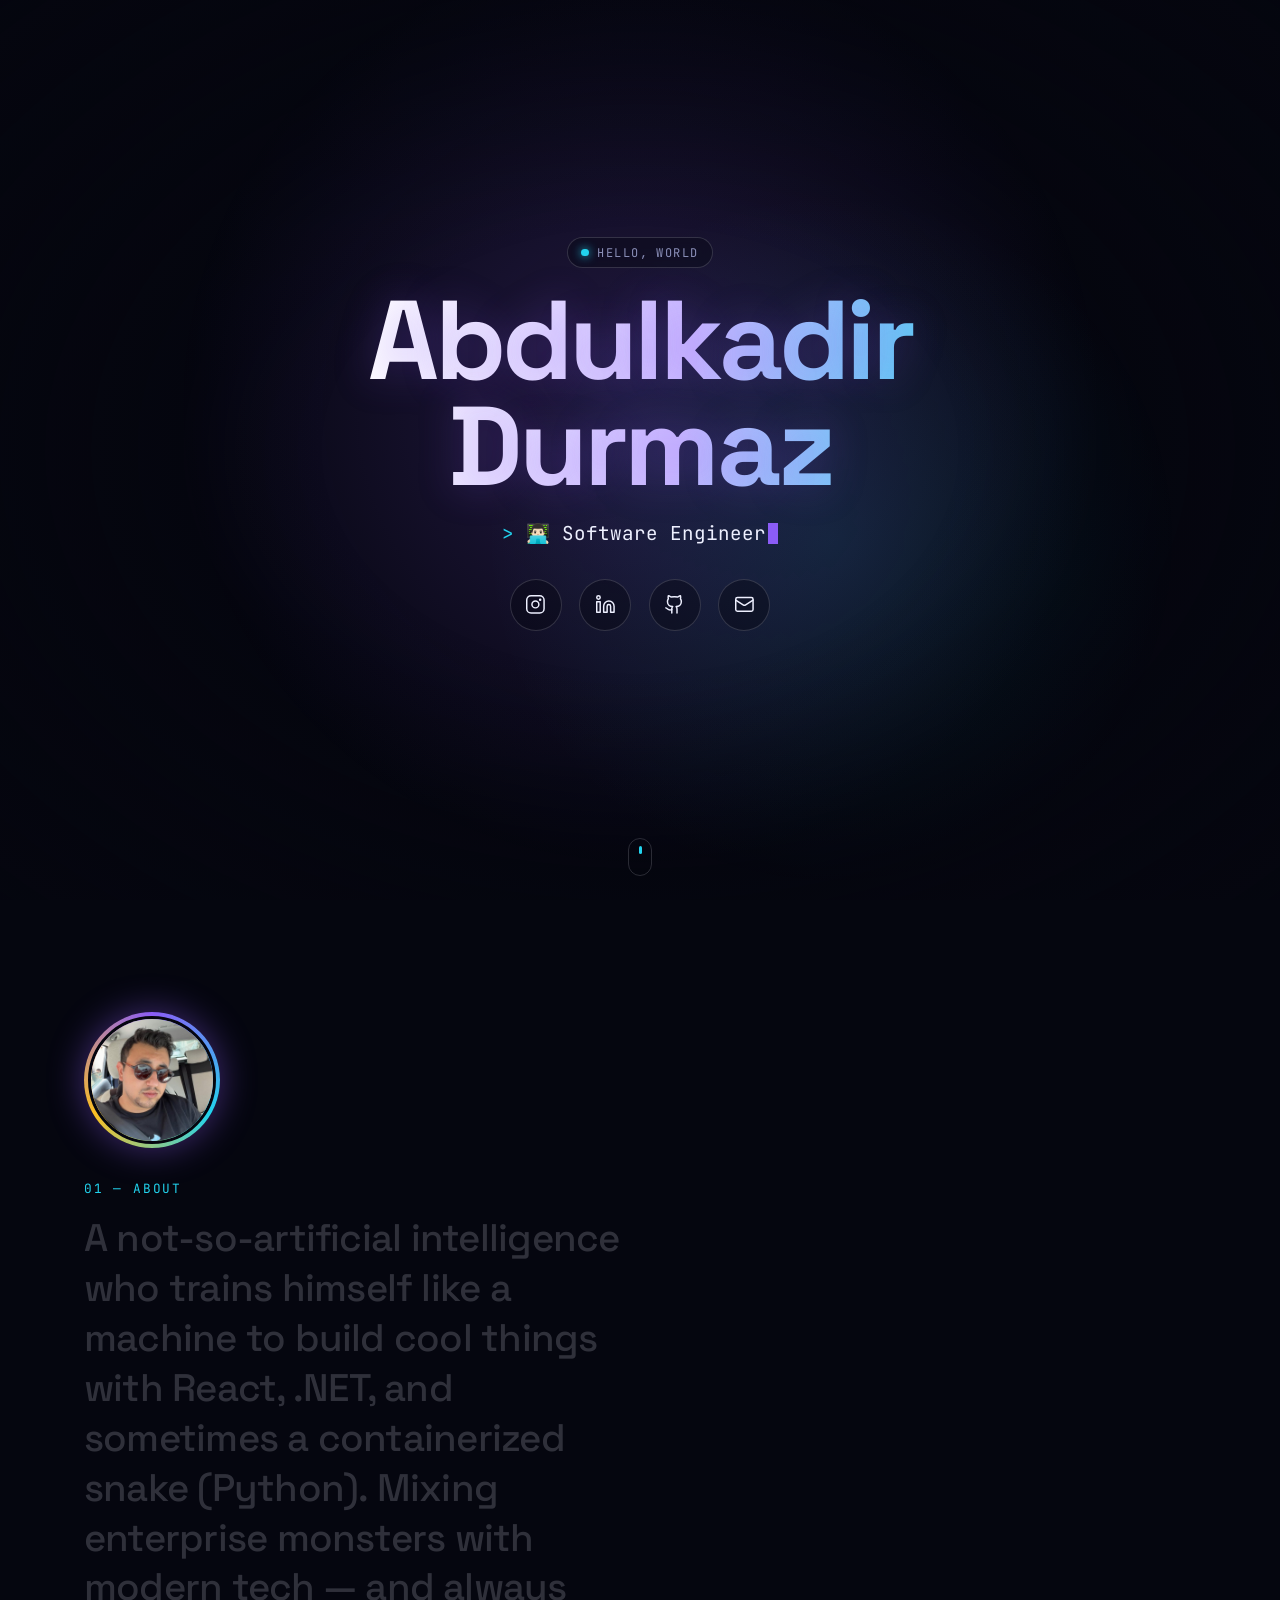
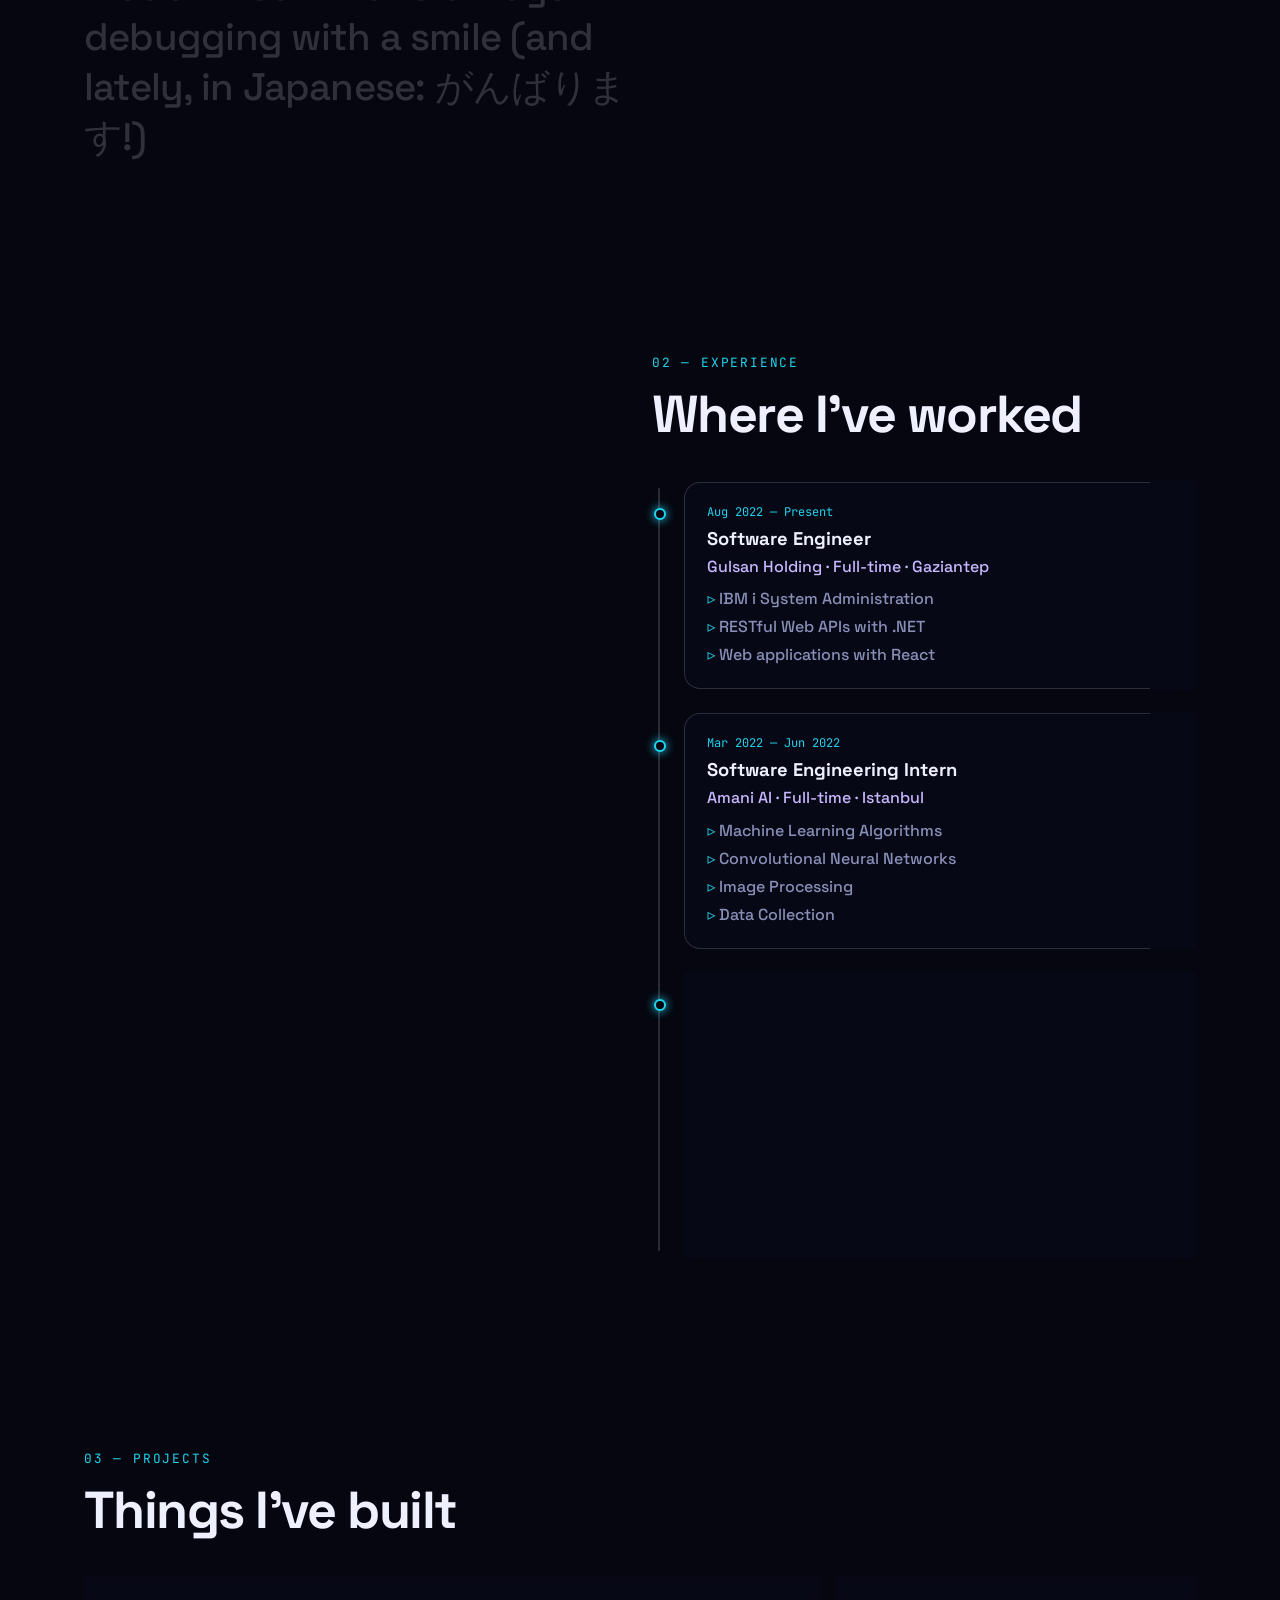
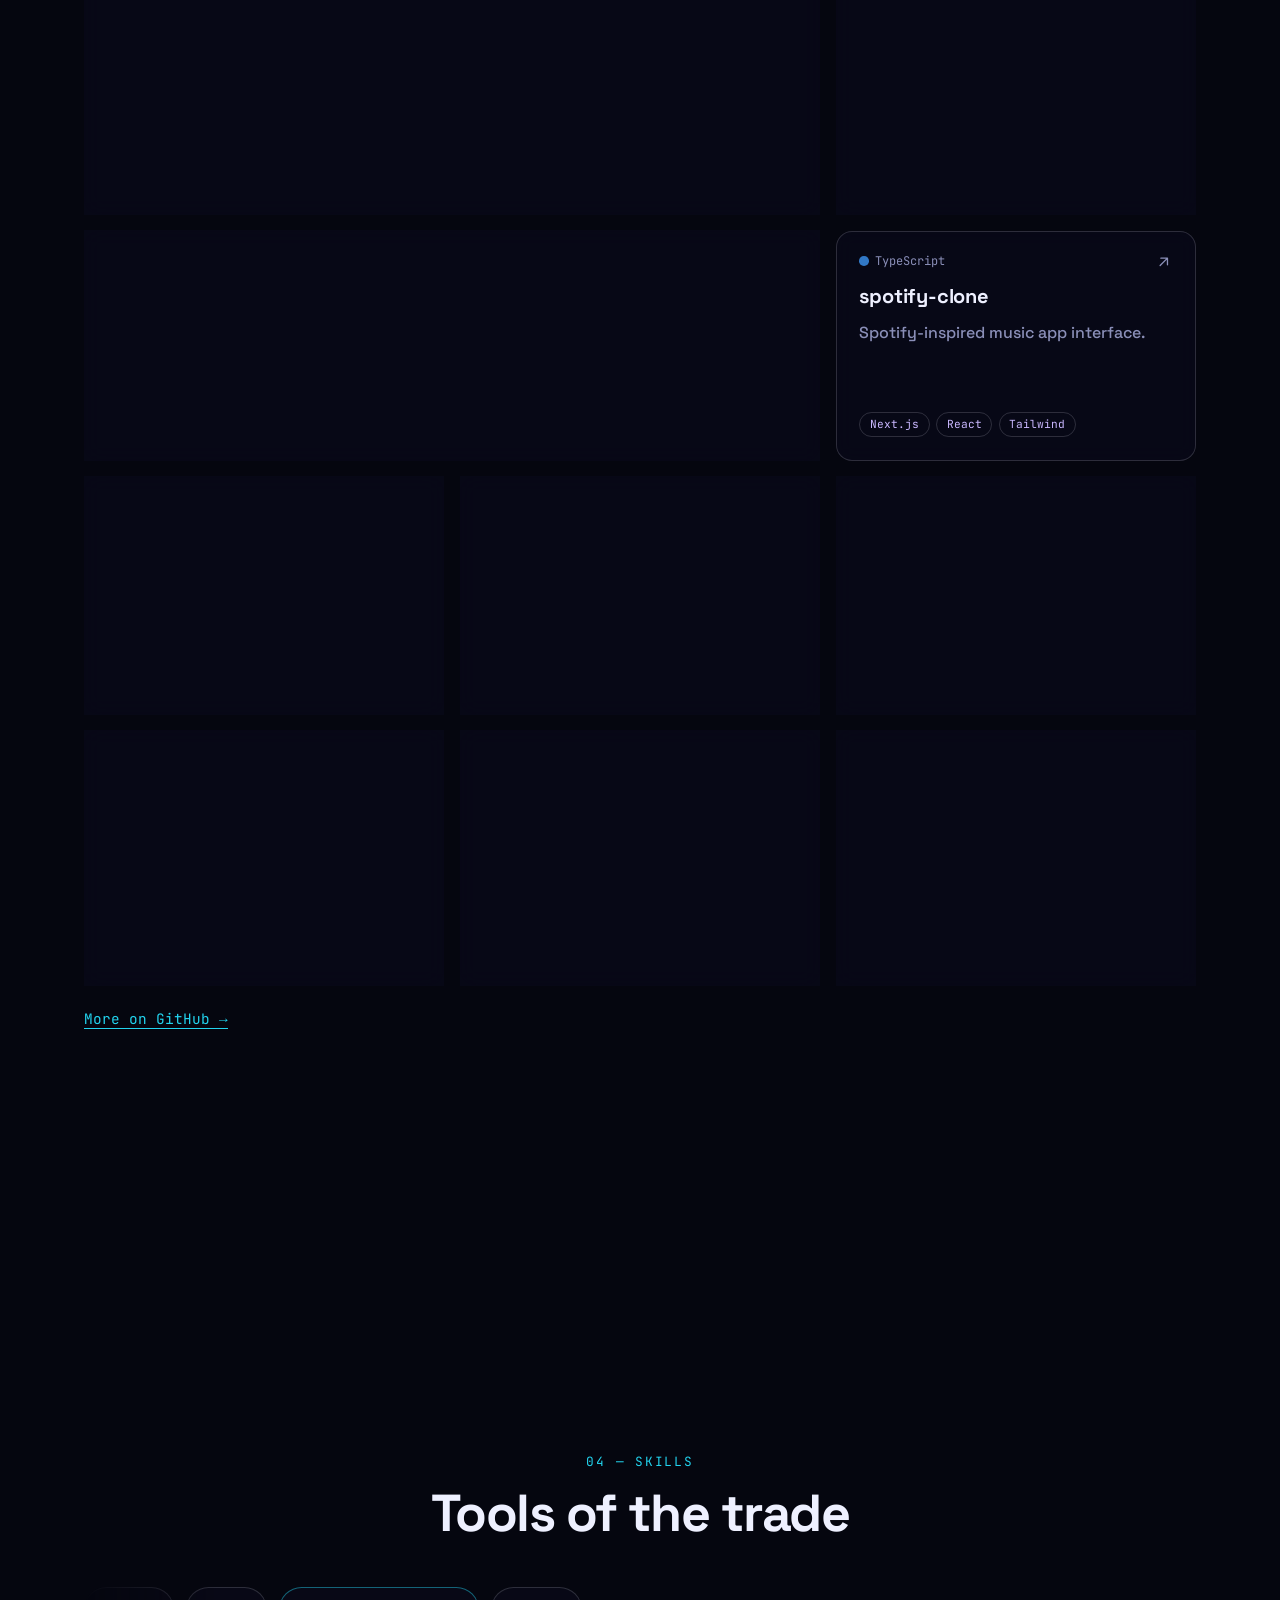
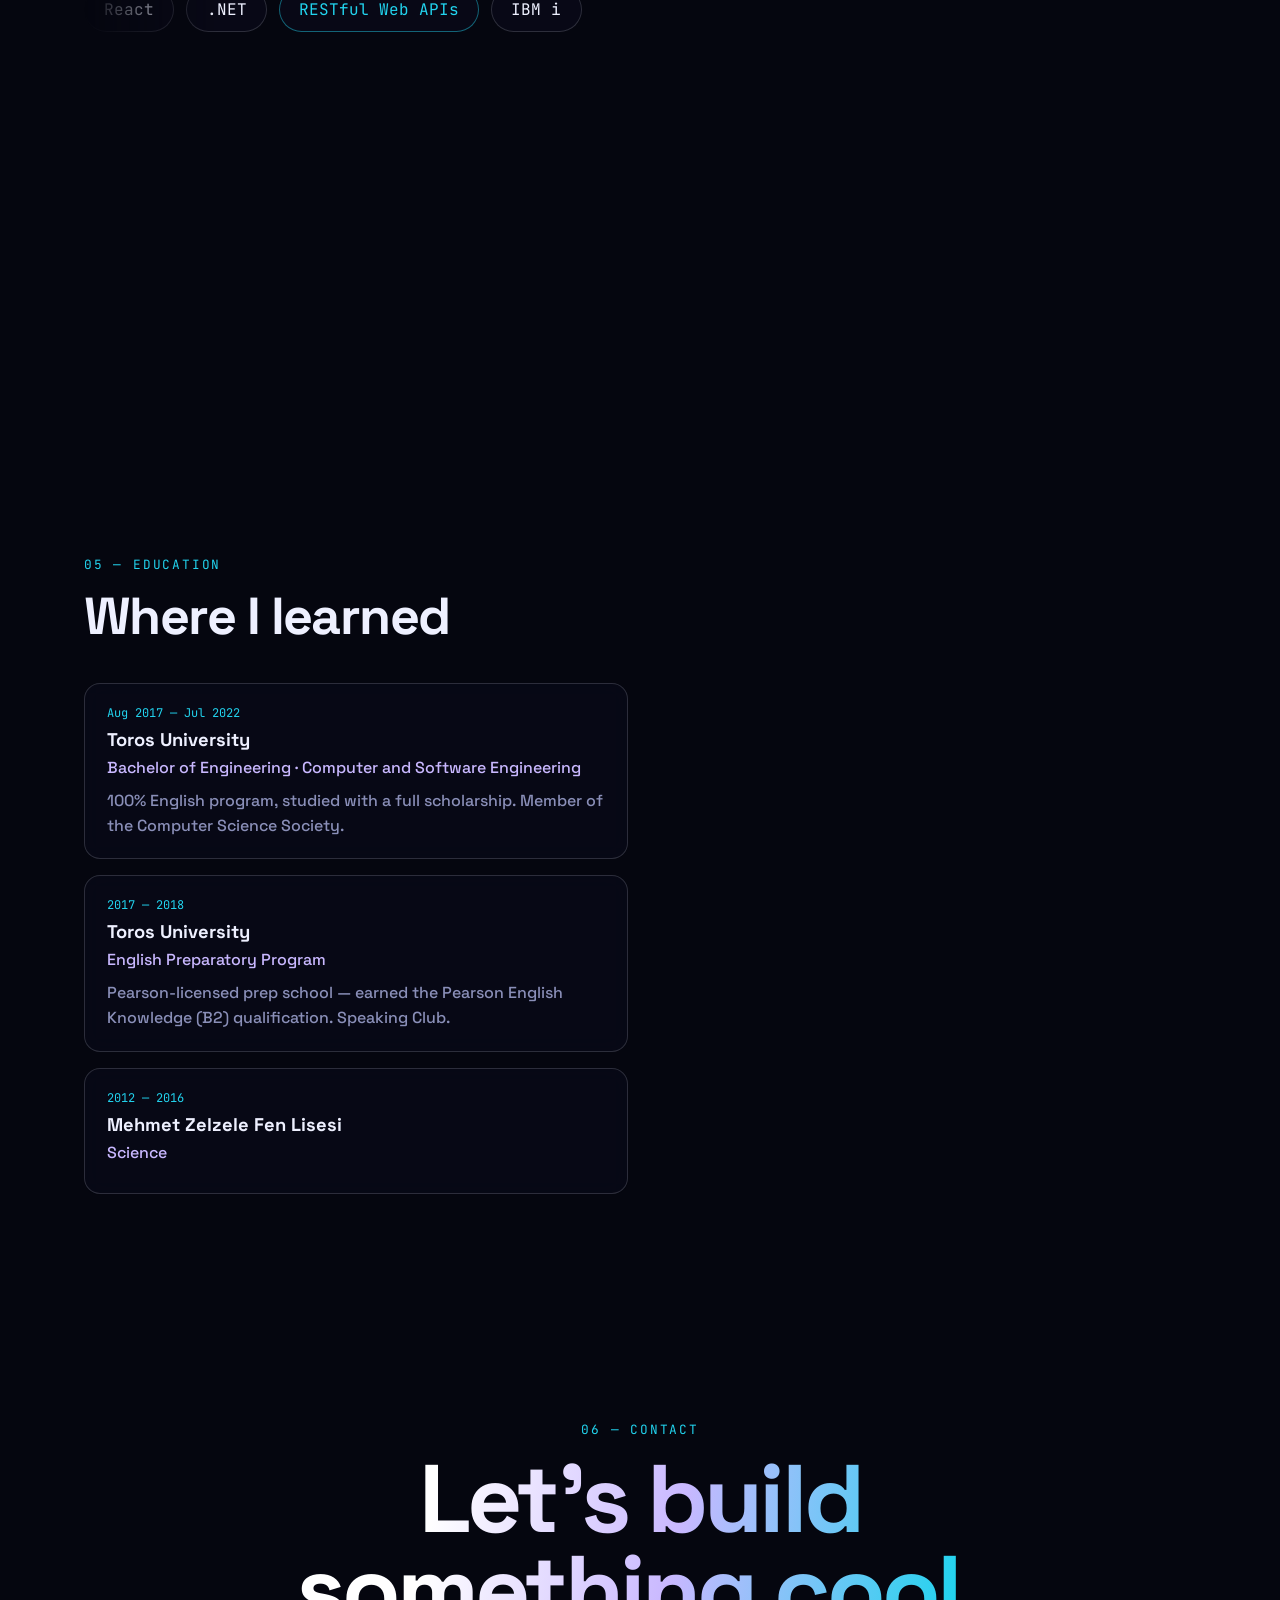
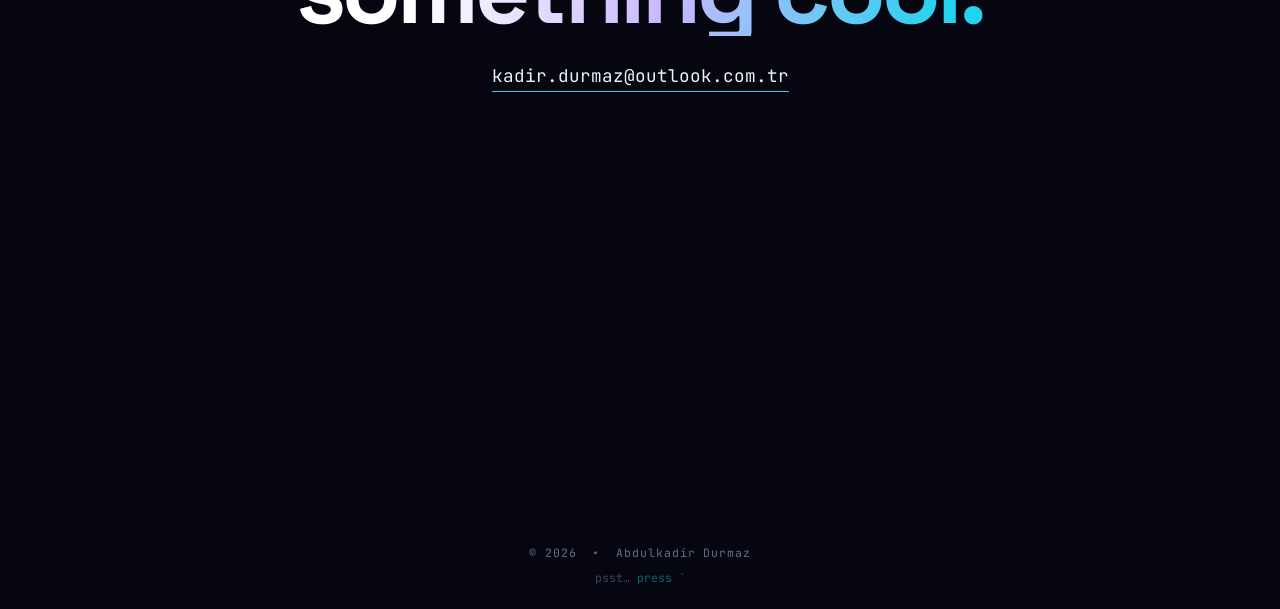
<file: index.html>
<!DOCTYPE html>
<html lang="en">
	<head>
		<meta charset="utf-8" />
		<meta name="viewport" content="width=device-width, initial-scale=1, viewport-fit=cover" />
		<title>Abdulkadir Durmaz</title>
		<meta name="description" content="Abdulkadir Durmaz — Software Engineer at Gulsan Holding. React, .NET and Python." />
		<meta name="theme-color" content="#05060f" />
		<meta property="og:title" content="Abdulkadir Durmaz" />
		<meta property="og:description" content="Software Engineer • Python Trainer • Sharp C'orner Designer • React'ive Engineer" />
		<meta property="og:type" content="website" />
		<meta property="og:url" content="https://cyrionp.github.io/" />
		<meta property="og:image" content="https://cyrionp.github.io/assets/img/avatar.jpg" />
		<script>document.documentElement.classList.add("js")</script>
		<link rel="icon" href="assets/favicon.ico" type="image/x-icon" />
		<link rel="preload" href="assets/fonts/space-grotesk-latin-700-normal.woff2" as="font" type="font/woff2" crossorigin />
		<link rel="modulepreload" href="assets/vendor/three.module.min.js" />
		<link rel="stylesheet" href="assets/css/style.css" />
		<script type="importmap">
			{ "imports": { "three": "./assets/vendor/three.module.min.js" } }
		</script>
	</head>
	<body>
		<canvas id="scene" aria-hidden="true"></canvas>
		<div class="vignette" aria-hidden="true"></div>

		<header class="topbar">
			<a class="monogram" href="#top" aria-label="Back to top">AD</a>
			<nav class="topnav" aria-label="Sections">
				<a href="#about">About</a>
				<a href="#experience">Experience</a>
				<a href="#projects">Projects</a>
				<a href="#skills">Skills</a>
				<a href="#education">Education</a>
				<a href="#contact">Contact</a>
			</nav>
			<span class="progress" aria-hidden="true"></span>
		</header>

		<main>
			<section id="top" class="hero" data-pose="hero">
				<p class="eyebrow"><span class="dot"></span>hello, world</p>

				<h1 class="name" data-text="Abdulkadir Durmaz">Abdulkadir Durmaz</h1>

				<p class="terminal" aria-hidden="true"><span class="prompt">&gt;</span> <span class="typed"></span><span class="caret"></span></p>
				<ul class="roles">
					<li>👨🏻‍💻 Software Engineer</li>
					<li>🐍 Python Trainer</li>
					<li>🔨 Sharp C'orner Designer</li>
					<li>⚛️ React'ive Engineer</li>
				</ul>

				<nav class="links" aria-label="Social links">
					<a href="https://www.instagram.com/kadirdurmaz.exe" target="_blank" rel="noopener" aria-label="Instagram">
						<svg viewBox="0 0 24 24"><rect x="2" y="2" width="20" height="20" rx="5" /><circle cx="12" cy="12" r="4" /><circle cx="17.5" cy="6.5" r="0.6" class="fill" /></svg>
					</a>
					<a href="https://www.linkedin.com/in/abdulkadirdurmaz" target="_blank" rel="noopener" aria-label="LinkedIn">
						<svg viewBox="0 0 24 24"><path d="M16 8a6 6 0 0 1 6 6v7h-4v-7a2 2 0 0 0-4 0v7h-4v-7a6 6 0 0 1 6-6z" /><rect x="2" y="9" width="4" height="12" /><circle cx="4" cy="4" r="2" /></svg>
					</a>
					<a href="https://github.com/cyrionp" target="_blank" rel="noopener" aria-label="GitHub">
						<svg viewBox="0 0 24 24"><path d="M15 22v-4a4.8 4.8 0 0 0-1-3.5c3 0 6-2 6-5.5.08-1.25-.27-2.48-1-3.5.28-1.15.28-2.35 0-3.5 0 0-1 0-3 1.5-2.64-.5-5.36-.5-8 0C6 2 5 2 5 2c-.3 1.15-.3 2.35 0 3.5A5.4 5.4 0 0 0 4 9c0 3.5 3 5.5 6 5.5-.39.49-.68 1.05-.85 1.65-.17.6-.22 1.23-.15 1.85v4" /><path d="M9 18c-4.51 2-5-2-7-2" /></svg>
					</a>
					<a href="mailto:kadir.durmaz@outlook.com.tr" aria-label="Email">
						<svg viewBox="0 0 24 24"><rect x="2" y="4" width="20" height="16" rx="2" /><path d="m22 7-8.97 5.7a1.94 1.94 0 0 1-2.06 0L2 7" /></svg>
					</a>
				</nav>

				<a class="scroll-hint" href="#about" aria-label="Scroll down"><span></span></a>
			</section>

			<section id="about" class="section about" data-pose="about">
				<div class="avatar reveal">
					<img src="assets/img/avatar.jpg" alt="Abdulkadir Durmaz" width="540" height="540" loading="lazy" />
				</div>
				<p class="kicker">01 — About</p>
				<p class="lede" data-words>A not-so-artificial intelligence who trains himself like a machine to build cool things with React, .NET, and sometimes a containerized snake (Python). Mixing enterprise monsters with modern tech — and always debugging with a smile (and lately, in Japanese: がんばります!)</p>
			</section>

			<section id="experience" class="section experience" data-pose="experience">
				<p class="kicker">02 — Experience</p>
				<h2 class="title">Where I've worked</h2>
				<ol class="timeline">
					<li class="job reveal">
						<p class="job-date">Aug 2022 — Present</p>
						<h3>Software Engineer</h3>
						<p class="job-org">Gulsan Holding · Full-time · Gaziantep</p>
						<ul>
							<li>IBM i System Administration</li>
							<li>RESTful Web APIs with .NET</li>
							<li>Web applications with React</li>
						</ul>
					</li>
					<li class="job reveal">
						<p class="job-date">Mar 2022 — Jun 2022</p>
						<h3>Software Engineering Intern</h3>
						<p class="job-org">Amani AI · Full-time · Istanbul</p>
						<ul>
							<li>Machine Learning Algorithms</li>
							<li>Convolutional Neural Networks</li>
							<li>Image Processing</li>
							<li>Data Collection</li>
						</ul>
					</li>
					<li class="job reveal">
						<p class="job-date">Jul 2021 — Aug 2021</p>
						<h3>Software Engineering Intern (Short Term)</h3>
						<p class="job-org">ase Yazılım ve Bilişim Çözümleri · Internship · Istanbul</p>
						<ul>
							<li>SCRUM</li>
							<li>Created a domain and published a personal website demo project</li>
							<li>Cloned starbucks.com and stajyerim.com.tr home pages</li>
							<li>Developed a mobile application (iOS &amp; Android) using Flutter</li>
						</ul>
					</li>
				</ol>
			</section>

			<section id="projects" class="section projects" data-pose="projects">
				<p class="kicker">03 — Projects</p>
				<h2 class="title">Things I've built</h2>
				<div class="project-grid">
					<a class="project reveal is-featured" href="https://github.com/cyrionp/dynamic-dock" target="_blank" rel="noopener">
						<p class="project-meta"><span class="project-lang" style="--c: #f1e05a">JavaScript</span><span class="project-badge">Latest</span><svg class="project-arrow" viewBox="0 0 24 24" aria-hidden="true"><path d="M7 17 17 7M8 7h9v9" /></svg></p>
						<h3>dynamic-dock</h3>
						<p>A fast, animated, fully customisable dock that replaces the Windows 11 taskbar: three switchable bars, 30+ widgets, 11 themes, auto-hide and built-in updates.</p>
						<ul class="tags"><li>Tauri 2</li><li>Rust</li><li>Vite</li></ul>
					</a>
					<a class="project reveal" href="https://github.com/cyrionp/messenger-clone" target="_blank" rel="noopener">
						<p class="project-meta"><span class="project-lang" style="--c: #3178c6">TypeScript</span><svg class="project-arrow" viewBox="0 0 24 24" aria-hidden="true"><path d="M7 17 17 7M8 7h9v9" /></svg></p>
						<h3>messenger-clone</h3>
						<p>Real-time messenger with sign-in, live updates and image uploads.</p>
						<ul class="tags"><li>Next.js</li><li>Prisma</li><li>NextAuth</li><li>Pusher</li><li>Tailwind</li></ul>
					</a>
					<a class="project reveal is-featured" href="https://github.com/cyrionp/dynamic-peninsula" target="_blank" rel="noopener">
						<p class="project-meta"><span class="project-lang" style="--c: #f1e05a">JavaScript</span><svg class="project-arrow" viewBox="0 0 24 24" aria-hidden="true"><path d="M7 17 17 7M8 7h9v9" /></svg></p>
						<h3>dynamic-peninsula</h3>
						<p>A small open-source companion that hangs from the top edge of your Windows screen: media controls, stopwatches, countdowns, notes, to-dos and ten themes. Early work in progress.</p>
						<ul class="tags"><li>Tauri</li><li>Rust</li><li>Vite</li></ul>
					</a>
					<a class="project reveal" href="https://github.com/cyrionp/spotify-clone" target="_blank" rel="noopener">
						<p class="project-meta"><span class="project-lang" style="--c: #3178c6">TypeScript</span><svg class="project-arrow" viewBox="0 0 24 24" aria-hidden="true"><path d="M7 17 17 7M8 7h9v9" /></svg></p>
						<h3>spotify-clone</h3>
						<p>Spotify-inspired music app interface.</p>
						<ul class="tags"><li>Next.js</li><li>React</li><li>Tailwind</li></ul>
					</a>
					<a class="project reveal" href="https://github.com/cyrionp/next-todo" target="_blank" rel="noopener">
						<p class="project-meta"><span class="project-lang" style="--c: #3178c6">TypeScript</span><svg class="project-arrow" viewBox="0 0 24 24" aria-hidden="true"><path d="M7 17 17 7M8 7h9v9" /></svg></p>
						<h3>next-todo</h3>
						<p>To-do app backed by a Prisma database.</p>
						<ul class="tags"><li>Next.js</li><li>Prisma</li><li>Tailwind</li></ul>
					</a>
					<a class="project reveal" href="https://github.com/cyrionp/react-gym" target="_blank" rel="noopener">
						<p class="project-meta"><span class="project-lang" style="--c: #3178c6">TypeScript</span><svg class="project-arrow" viewBox="0 0 24 24" aria-hidden="true"><path d="M7 17 17 7M8 7h9v9" /></svg></p>
						<h3>react-gym</h3>
						<p>Gym landing page with animated sections and smooth scrolling.</p>
						<ul class="tags"><li>React</li><li>Vite</li><li>Tailwind</li><li>Framer Motion</li></ul>
					</a>
					<a class="project reveal" href="https://github.com/cyrionp/facial-expression" target="_blank" rel="noopener">
						<p class="project-meta"><span class="project-lang" style="--c: #3572a5">Python</span><svg class="project-arrow" viewBox="0 0 24 24" aria-hidden="true"><path d="M7 17 17 7M8 7h9v9" /></svg></p>
						<h3>facial-expression</h3>
						<p>Flask web app that finds faces in an uploaded photo and predicts the facial expression with a Keras model.</p>
						<ul class="tags"><li>Flask</li><li>Keras</li><li>MTCNN</li><li>OpenCV</li></ul>
					</a>
					<a class="project reveal" href="https://github.com/cyrionp/face_collector" target="_blank" rel="noopener">
						<p class="project-meta"><span class="project-lang" style="--c: #3572a5">Python</span><svg class="project-arrow" viewBox="0 0 24 24" aria-hidden="true"><path d="M7 17 17 7M8 7h9v9" /></svg></p>
						<h3>face_collector</h3>
						<p>Command-line tool that downloads images from Bing and saves the detected faces — aligned, resized and optionally grayscale — to build datasets.</p>
						<ul class="tags"><li>MTCNN</li><li>OpenCV</li></ul>
					</a>
					<a class="project reveal" href="https://github.com/cyrionp/image_collector" target="_blank" rel="noopener">
						<p class="project-meta"><span class="project-lang" style="--c: #3572a5">Python</span><svg class="project-arrow" viewBox="0 0 24 24" aria-hidden="true"><path d="M7 17 17 7M8 7h9v9" /></svg></p>
						<h3>image_collector</h3>
						<p>Downloads images from Bing and keeps only the ones whose text, read with Tesseract OCR, matches your keywords.</p>
						<ul class="tags"><li>Tesseract</li><li>OpenCV</li><li>Threading</li></ul>
					</a>
					<a class="project reveal" href="https://github.com/cyrionp/NotApp" target="_blank" rel="noopener">
						<p class="project-meta"><span class="project-lang" style="--c: #00b4ab">Dart</span><svg class="project-arrow" viewBox="0 0 24 24" aria-hidden="true"><path d="M7 17 17 7M8 7h9v9" /></svg></p>
						<h3>NotApp</h3>
						<p>Flutter note-taking app that stores notes on the device with SQLite.</p>
						<ul class="tags"><li>Flutter</li><li>SQLite</li></ul>
					</a>
				</div>
				<a class="more" href="https://github.com/cyrionp?tab=repositories" target="_blank" rel="noopener">More on GitHub →</a>
			</section>

			<section id="skills" class="section skills" data-pose="skills">
				<p class="kicker">04 — Skills</p>
				<h2 class="title">Tools of the trade</h2>
				<div class="marquee" data-dir="1">
					<ul class="chips">
						<li>React</li>
						<li>.NET</li>
						<li>RESTful Web APIs</li>
						<li>IBM i</li>
						<li>Python</li>
						<li>Flutter</li>
					</ul>
				</div>
				<div class="marquee" data-dir="-1">
					<ul class="chips">
						<li>Machine Learning</li>
						<li>Convolutional Neural Networks</li>
						<li>Image Processing</li>
						<li>Data Collection</li>
						<li>SCRUM</li>
						<li>Software Development</li>
					</ul>
				</div>
			</section>

			<section id="education" class="section education" data-pose="education">
				<p class="kicker">05 — Education</p>
				<h2 class="title">Where I learned</h2>
				<div class="cards">
					<article class="card reveal">
						<p class="job-date">Aug 2017 — Jul 2022</p>
						<h3>Toros University</h3>
						<p class="job-org">Bachelor of Engineering · Computer and Software Engineering</p>
						<p>100% English program, studied with a full scholarship. Member of the Computer Science Society.</p>
					</article>
					<article class="card reveal">
						<p class="job-date">2017 — 2018</p>
						<h3>Toros University</h3>
						<p class="job-org">English Preparatory Program</p>
						<p>Pearson-licensed prep school — earned the Pearson English Knowledge (B2) qualification. Speaking Club.</p>
					</article>
					<article class="card reveal">
						<p class="job-date">2012 — 2016</p>
						<h3>Mehmet Zelzele Fen Lisesi</h3>
						<p class="job-org">Science</p>
					</article>
				</div>
			</section>

			<section id="contact" class="section contact" data-pose="contact">
				<p class="kicker">06 — Contact</p>
				<h2 class="big reveal">Let's build<br />something cool.</h2>
				<a class="mail reveal" href="mailto:kadir.durmaz@outlook.com.tr">kadir.durmaz@outlook.com.tr</a>
				<nav class="links" aria-label="Contact links">
					<a href="https://www.instagram.com/kadirdurmaz.exe" target="_blank" rel="noopener" aria-label="Instagram">
						<svg viewBox="0 0 24 24"><rect x="2" y="2" width="20" height="20" rx="5" /><circle cx="12" cy="12" r="4" /><circle cx="17.5" cy="6.5" r="0.6" class="fill" /></svg>
					</a>
					<a href="https://www.linkedin.com/in/abdulkadirdurmaz" target="_blank" rel="noopener" aria-label="LinkedIn">
						<svg viewBox="0 0 24 24"><path d="M16 8a6 6 0 0 1 6 6v7h-4v-7a2 2 0 0 0-4 0v7h-4v-7a6 6 0 0 1 6-6z" /><rect x="2" y="9" width="4" height="12" /><circle cx="4" cy="4" r="2" /></svg>
					</a>
					<a href="https://github.com/cyrionp" target="_blank" rel="noopener" aria-label="GitHub">
						<svg viewBox="0 0 24 24"><path d="M15 22v-4a4.8 4.8 0 0 0-1-3.5c3 0 6-2 6-5.5.08-1.25-.27-2.48-1-3.5.28-1.15.28-2.35 0-3.5 0 0-1 0-3 1.5-2.64-.5-5.36-.5-8 0C6 2 5 2 5 2c-.3 1.15-.3 2.35 0 3.5A5.4 5.4 0 0 0 4 9c0 3.5 3 5.5 6 5.5-.39.49-.68 1.05-.85 1.65-.17.6-.22 1.23-.15 1.85v4" /><path d="M9 18c-4.51 2-5-2-7-2" /></svg>
					</a>
					<a href="mailto:kadir.durmaz@outlook.com.tr" aria-label="Email">
						<svg viewBox="0 0 24 24"><rect x="2" y="4" width="20" height="16" rx="2" /><path d="m22 7-8.97 5.7a1.94 1.94 0 0 1-2.06 0L2 7" /></svg>
					</a>
				</nav>
				<footer class="footer">
					&copy; 2026 &nbsp;&bull;&nbsp; Abdulkadir Durmaz
					<button class="term-hint" type="button" hidden>psst… <span>press `</span></button>
				</footer>
			</section>
		</main>

		<script type="module" src="assets/js/ui.js"></script>
		<script type="module" src="assets/js/scroll.js"></script>
		<script type="module" src="assets/js/terminal.js"></script>
		<script type="module" src="assets/js/scene.js"></script>
	</body>
</html>
</file>
<file: assets/css/style.css>
/* Self-hosted fonts (SIL OFL, see assets/fonts/LICENSE-*.txt) */
@font-face {
	font-family: "Space Grotesk";
	font-style: normal;
	font-weight: 500;
	font-display: swap;
	src: url("../fonts/space-grotesk-latin-500-normal.woff2") format("woff2");
	unicode-range: U+0000-00FF,U+0131,U+0152-0153,U+02BB-02BC,U+02C6,U+02DA,U+02DC,U+0304,U+0308,U+0329,U+2000-206F,U+20AC,U+2122,U+2191,U+2193,U+2212,U+2215,U+FEFF,U+FFFD;
}

@font-face {
	font-family: "Space Grotesk";
	font-style: normal;
	font-weight: 500;
	font-display: swap;
	src: url("../fonts/space-grotesk-latin-ext-500-normal.woff2") format("woff2");
	unicode-range: U+0100-02BA,U+02BD-02C5,U+02C7-02CC,U+02CE-02D7,U+02DD-02FF,U+0304,U+0308,U+0329,U+1D00-1DBF,U+1E00-1E9F,U+1EF2-1EFF,U+2020,U+20A0-20AB,U+20AD-20C0,U+2113,U+2C60-2C7F,U+A720-A7FF;
}

@font-face {
	font-family: "Space Grotesk";
	font-style: normal;
	font-weight: 700;
	font-display: swap;
	src: url("../fonts/space-grotesk-latin-700-normal.woff2") format("woff2");
	unicode-range: U+0000-00FF,U+0131,U+0152-0153,U+02BB-02BC,U+02C6,U+02DA,U+02DC,U+0304,U+0308,U+0329,U+2000-206F,U+20AC,U+2122,U+2191,U+2193,U+2212,U+2215,U+FEFF,U+FFFD;
}

@font-face {
	font-family: "Space Grotesk";
	font-style: normal;
	font-weight: 700;
	font-display: swap;
	src: url("../fonts/space-grotesk-latin-ext-700-normal.woff2") format("woff2");
	unicode-range: U+0100-02BA,U+02BD-02C5,U+02C7-02CC,U+02CE-02D7,U+02DD-02FF,U+0304,U+0308,U+0329,U+1D00-1DBF,U+1E00-1E9F,U+1EF2-1EFF,U+2020,U+20A0-20AB,U+20AD-20C0,U+2113,U+2C60-2C7F,U+A720-A7FF;
}

@font-face {
	font-family: "JetBrains Mono";
	font-style: normal;
	font-weight: 400;
	font-display: swap;
	src: url("../fonts/jetbrains-mono-latin-400-normal.woff2") format("woff2");
	unicode-range: U+0000-00FF,U+0131,U+0152-0153,U+02BB-02BC,U+02C6,U+02DA,U+02DC,U+0304,U+0308,U+0329,U+2000-206F,U+20AC,U+2122,U+2191,U+2193,U+2212,U+2215,U+FEFF,U+FFFD;
}

@font-face {
	font-family: "JetBrains Mono";
	font-style: normal;
	font-weight: 400;
	font-display: swap;
	src: url("../fonts/jetbrains-mono-latin-ext-400-normal.woff2") format("woff2");
	unicode-range: U+0100-02BA,U+02BD-02C5,U+02C7-02CC,U+02CE-02D7,U+02DD-02FF,U+0304,U+0308,U+0329,U+1D00-1DBF,U+1E00-1E9F,U+1EF2-1EFF,U+2020,U+20A0-20AB,U+20AD-20C0,U+2113,U+2C60-2C7F,U+A720-A7FF;
}

@font-face {
	font-family: "JetBrains Mono";
	font-style: normal;
	font-weight: 500;
	font-display: swap;
	src: url("../fonts/jetbrains-mono-latin-500-normal.woff2") format("woff2");
	unicode-range: U+0000-00FF,U+0131,U+0152-0153,U+02BB-02BC,U+02C6,U+02DA,U+02DC,U+0304,U+0308,U+0329,U+2000-206F,U+20AC,U+2122,U+2191,U+2193,U+2212,U+2215,U+FEFF,U+FFFD;
}

@font-face {
	font-family: "JetBrains Mono";
	font-style: normal;
	font-weight: 500;
	font-display: swap;
	src: url("../fonts/jetbrains-mono-latin-ext-500-normal.woff2") format("woff2");
	unicode-range: U+0100-02BA,U+02BD-02C5,U+02C7-02CC,U+02CE-02D7,U+02DD-02FF,U+0304,U+0308,U+0329,U+1D00-1DBF,U+1E00-1E9F,U+1EF2-1EFF,U+2020,U+20A0-20AB,U+20AD-20C0,U+2113,U+2C60-2C7F,U+A720-A7FF;
}

:root {
	--bg: #05060f;
	--fg: #eef0ff;
	--muted: #8a8fb8;
	--violet: #8b5cf6;
	--cyan: #22d3ee;
	--amber: #fbbf24;
	--line: rgba(238, 240, 255, 0.16);
	--font-display: "Space Grotesk", system-ui, sans-serif;
	--font-mono: "JetBrains Mono", ui-monospace, monospace;
}

*,
*::before,
*::after {
	box-sizing: border-box;
	margin: 0;
	padding: 0;
}

html {
	scroll-behavior: smooth;
}

body {
	overflow-x: clip;
	background: var(--bg);
	color: var(--fg);
	font-family: var(--font-display);
	-webkit-font-smoothing: antialiased;
	-webkit-tap-highlight-color: transparent;
}

body::before {
	content: "";
	position: fixed;
	inset: 0;
	background:
		radial-gradient(60vmax 60vmax at 50% 45%, rgba(139, 92, 246, 0.22), transparent 60%),
		radial-gradient(45vmax 45vmax at 65% 60%, rgba(34, 211, 238, 0.12), transparent 60%);
}

#scene {
	position: fixed;
	inset: 0;
	width: 100%;
	height: 100%;
	display: block;
	opacity: 0;
	transition: opacity 1.6s ease;
}

#scene.is-ready {
	opacity: 1;
}

.vignette {
	position: fixed;
	inset: 0;
	pointer-events: none;
	background: radial-gradient(ellipse at center, transparent 35%, rgba(5, 6, 15, 0.85) 100%);
}

/* Hero */

.hero {
	position: relative;
	z-index: 1;
	min-height: 100vh;
	min-height: 100svh;
	display: flex;
	flex-direction: column;
	align-items: center;
	justify-content: center;
	gap: clamp(0.9rem, 2.2vh, 1.6rem);
	padding: max(1.5rem, env(safe-area-inset-top)) max(1.25rem, env(safe-area-inset-right))
		max(3.5rem, env(safe-area-inset-bottom)) max(1.25rem, env(safe-area-inset-left));
	text-align: center;
	pointer-events: none;
}

.hero > * {
	animation: rise 1s cubic-bezier(0.2, 0.7, 0.2, 1) both;
}

.hero > :nth-child(2) { animation-delay: 0.1s; }
.hero > :nth-child(3),
.hero > :nth-child(4) { animation-delay: 0.35s; }
.hero > :nth-child(5) { animation-delay: 0.55s; }
.hero > :nth-child(6) { animation-delay: 1.2s; }

@keyframes rise {
	from {
		opacity: 0;
		transform: translateY(18px);
	}
}

.eyebrow {
	display: inline-flex;
	align-items: center;
	gap: 0.55rem;
	padding: 0.4rem 0.85rem;
	border: 1px solid var(--line);
	border-radius: 999px;
	background: rgba(5, 6, 15, 0.35);
	backdrop-filter: blur(6px);
	-webkit-backdrop-filter: blur(6px);
	font-family: var(--font-mono);
	font-size: 0.75rem;
	letter-spacing: 0.12em;
	text-transform: uppercase;
	color: var(--muted);
}

.dot {
	width: 0.45rem;
	height: 0.45rem;
	border-radius: 50%;
	background: var(--cyan);
	box-shadow: 0 0 10px var(--cyan);
	animation: blink 2.4s ease-in-out infinite;
}

@keyframes blink {
	50% { opacity: 0.35; }
}

.name {
	font-size: clamp(2.5rem, 9.5vw, 7rem);
	font-weight: 700;
	line-height: 0.95;
	letter-spacing: -0.035em;
	background: linear-gradient(100deg, #fff 20%, #c9b8ff 55%, var(--cyan) 95%);
	-webkit-background-clip: text;
	background-clip: text;
	color: transparent;
	text-shadow: 0 0 40px rgba(139, 92, 246, 0.25);
	max-width: 12ch;
}

.name .glyph {
	color: var(--cyan);
	-webkit-text-fill-color: var(--cyan);
	opacity: 0.8;
}

/* Roles: static list without JS, typewriter with JS */

.terminal {
	display: none;
	min-height: 1.6em;
	font-family: var(--font-mono);
	font-size: clamp(0.95rem, 2.6vw, 1.2rem);
	color: var(--fg);
}

.prompt {
	color: var(--cyan);
}

.caret {
	display: inline-block;
	width: 0.55em;
	height: 1.1em;
	margin-left: 2px;
	vertical-align: -0.18em;
	background: var(--violet);
	animation: caret 1s steps(1) infinite;
}

@keyframes caret {
	50% { opacity: 0; }
}

.roles {
	list-style: none;
	display: flex;
	flex-wrap: wrap;
	justify-content: center;
	gap: 0.4rem 1rem;
	max-width: 40rem;
	font-family: var(--font-mono);
	font-size: 0.9rem;
	color: var(--muted);
}

.js .terminal {
	display: block;
}

.js .roles {
	position: absolute;
	width: 1px;
	height: 1px;
	overflow: hidden;
	clip: rect(0 0 0 0);
	white-space: nowrap;
}

/* Links */

.links {
	display: flex;
	gap: clamp(0.75rem, 3vw, 1.1rem);
	margin-top: 0.5rem;
	pointer-events: auto;
}

.links a {
	--x: 0px;
	--y: 0px;
	display: grid;
	place-items: center;
	width: 3.25rem;
	height: 3.25rem;
	border: 1px solid var(--line);
	border-radius: 50%;
	background: rgba(5, 6, 15, 0.4);
	backdrop-filter: blur(8px);
	-webkit-backdrop-filter: blur(8px);
	color: var(--fg);
	transform: translate(var(--x), var(--y));
	transition: transform 0.25s cubic-bezier(0.2, 0.7, 0.2, 1), border-color 0.25s, box-shadow 0.25s, color 0.25s;
}

.links a:hover,
.links a:focus-visible {
	border-color: var(--cyan);
	color: var(--cyan);
	box-shadow: 0 0 24px rgba(34, 211, 238, 0.35), inset 0 0 12px rgba(139, 92, 246, 0.35);
	outline: none;
}

.links svg {
	width: 1.3rem;
	height: 1.3rem;
	fill: none;
	stroke: currentColor;
	stroke-width: 1.7;
	stroke-linecap: round;
	stroke-linejoin: round;
	pointer-events: none;
}

.links svg .fill {
	fill: currentColor;
}

/* Footer */

.footer {
	margin-top: auto;
	padding-top: 4rem;
	text-align: center;
	font-family: var(--font-mono);
	font-size: 0.72rem;
	letter-spacing: 0.08em;
	color: var(--muted);
	opacity: 0.75;
}

/* Scroll hint */

.scroll-hint {
	position: absolute;
	left: 50%;
	bottom: max(1.5rem, env(safe-area-inset-bottom));
	width: 1.5rem;
	height: 2.4rem;
	margin-left: -0.75rem;
	border: 1.5px solid var(--line);
	border-radius: 1rem;
	pointer-events: auto;
}

.scroll-hint span {
	position: absolute;
	left: 50%;
	top: 0.45rem;
	width: 3px;
	height: 0.5rem;
	margin-left: -1.5px;
	border-radius: 2px;
	background: var(--cyan);
	animation: wheel 1.8s ease-in-out infinite;
}

@keyframes wheel {
	60% {
		opacity: 0;
		transform: translateY(0.8rem);
	}
	61% {
		opacity: 0;
		transform: none;
	}
}

/* Top bar: appears once the hero is scrolled past */

.topbar {
	position: fixed;
	z-index: 10;
	top: 0;
	left: 0;
	right: 0;
	display: flex;
	align-items: center;
	gap: 1.5rem;
	padding: max(0.75rem, env(safe-area-inset-top)) max(1.25rem, env(safe-area-inset-right)) 0.75rem
		max(1.25rem, env(safe-area-inset-left));
	background: rgba(5, 6, 15, 0.6);
	backdrop-filter: blur(14px) saturate(140%);
	-webkit-backdrop-filter: blur(14px) saturate(140%);
	border-bottom: 1px solid var(--line);
	transform: translateY(-110%);
	transition: transform 0.5s cubic-bezier(0.2, 0.7, 0.2, 1);
}

.topbar.is-visible,
html:not(.js) .topbar {
	transform: none;
}

.monogram {
	flex: none;
	display: grid;
	place-items: center;
	width: 2.25rem;
	height: 2.25rem;
	border-radius: 0.6rem;
	background: linear-gradient(135deg, var(--violet), var(--cyan));
	color: var(--bg);
	font-weight: 700;
	font-size: 0.9rem;
	text-decoration: none;
	letter-spacing: -0.02em;
}

.topnav {
	display: flex;
	gap: 0.25rem;
	margin-left: auto;
	overflow-x: auto;
	scrollbar-width: none;
	-webkit-overflow-scrolling: touch;
}

.topnav::-webkit-scrollbar {
	display: none;
}

.topnav a {
	flex: none;
	padding: 0.45rem 0.85rem;
	border-radius: 999px;
	font-family: var(--font-mono);
	font-size: 0.8rem;
	color: var(--muted);
	text-decoration: none;
	transition: color 0.25s, background-color 0.25s;
}

.topnav a:hover,
.topnav a.is-active {
	color: var(--fg);
	background: rgba(139, 92, 246, 0.22);
}

.progress {
	position: absolute;
	left: 0;
	bottom: -1px;
	width: 100%;
	height: 2px;
	background: linear-gradient(90deg, var(--violet), var(--cyan));
	transform-origin: left;
	transform: scaleX(var(--progress, 0));
}

/* Sections */

.section {
	position: relative;
	z-index: 1;
	display: flex;
	flex-direction: column;
	justify-content: center;
	min-height: 100vh;
	min-height: 100svh;
	max-width: 72rem;
	margin: 0 auto;
	padding: 7rem max(1.25rem, env(safe-area-inset-right)) 5rem max(1.25rem, env(safe-area-inset-left));
	scroll-margin-top: 0;
}

.section > * {
	width: min(100%, 34rem);
}

.about > *,
.education > * {
	margin-right: auto;
}

.experience > * {
	margin-left: auto;
}

.skills,
.contact {
	align-items: center;
	text-align: center;
}

.skills > * {
	width: 100%;
}

.kicker {
	margin-bottom: 1rem;
	font-family: var(--font-mono);
	font-size: 0.8rem;
	letter-spacing: 0.14em;
	text-transform: uppercase;
	color: var(--cyan);
}

.title {
	margin-bottom: 2.5rem;
	font-size: clamp(2rem, 5vw, 3.25rem);
	line-height: 1.05;
	letter-spacing: -0.03em;
}

.about .avatar {
	position: relative;
	width: clamp(6.5rem, 14vw, 8.5rem);
	aspect-ratio: 1;
	margin-bottom: 2rem;
	padding: 4px;
	border-radius: 50%;
	isolation: isolate;
}

/* Spinning gradient ring behind the photo */
.avatar::before {
	content: "";
	position: absolute;
	inset: 0;
	z-index: -1;
	border-radius: 50%;
	background: conic-gradient(var(--violet), var(--cyan), var(--amber), var(--violet));
	box-shadow: 0 0 36px rgba(139, 92, 246, 0.45);
	animation: spin 6s linear infinite;
}

@keyframes spin {
	to {
		transform: rotate(1turn);
	}
}

.avatar img {
	display: block;
	width: 100%;
	height: 100%;
	border: 3px solid var(--bg);
	border-radius: 50%;
	object-fit: cover;
}

.lede {
	font-size: clamp(1.5rem, 3.4vw, 2.4rem);
	font-weight: 500;
	line-height: 1.3;
	letter-spacing: -0.02em;
}

.lede .w {
	opacity: 0.18;
	transition: opacity 0.35s ease, color 0.35s ease;
}

.lede .w.is-lit {
	opacity: 1;
}

/* Reveal on enter */

.js .reveal {
	opacity: 0;
	transform: translateY(40px);
	transition: opacity 0.8s ease, transform 0.8s cubic-bezier(0.2, 0.7, 0.2, 1);
	transition-delay: var(--delay, 0s);
}

.js .reveal.is-in {
	opacity: 1;
	transform: none;
}

/* Experience timeline: the line draws itself while scrolling */

.timeline {
	position: relative;
	list-style: none;
	display: grid;
	gap: 1.5rem;
	padding-left: 2rem;
}

.timeline::before,
.timeline::after {
	content: "";
	position: absolute;
	left: 0.4rem;
	top: 0.4rem;
	bottom: 0.4rem;
	width: 2px;
	border-radius: 2px;
	background: var(--line);
}

.timeline::after {
	background: linear-gradient(var(--violet), var(--cyan));
	transform-origin: top;
	transform: scaleY(var(--p, 1));
	box-shadow: 0 0 12px var(--cyan);
}

.job,
.card {
	position: relative;
	padding: 1.25rem 1.4rem;
	border: 1px solid var(--line);
	border-radius: 1rem;
	background: rgba(10, 11, 28, 0.55);
	backdrop-filter: blur(10px);
	-webkit-backdrop-filter: blur(10px);
	color: var(--muted);
	line-height: 1.55;
}

.job::before {
	content: "";
	position: absolute;
	left: calc(-2rem + 0.4rem - 5px);
	top: 1.6rem;
	width: 12px;
	height: 12px;
	border-radius: 50%;
	background: var(--bg);
	border: 2px solid var(--cyan);
	box-shadow: 0 0 10px var(--cyan);
}

.job h3,
.card h3 {
	margin: 0.2rem 0 0.1rem;
	font-size: 1.15rem;
	color: var(--fg);
}

.job-date {
	font-family: var(--font-mono);
	font-size: 0.75rem;
	color: var(--cyan);
}

.job-org {
	margin-bottom: 0.5rem;
	color: #c9b8ff;
}

.job ul {
	list-style: none;
	display: grid;
	gap: 0.2rem;
}

.job ul li::before {
	content: "▹ ";
	color: var(--cyan);
}

/* Skills: rows drift in opposite directions with scroll */

.marquee {
	overflow: hidden;
	padding: 0.4rem 0;
	mask-image: linear-gradient(90deg, transparent, #000 12%, #000 88%, transparent);
	-webkit-mask-image: linear-gradient(90deg, transparent, #000 12%, #000 88%, transparent);
}

.chips {
	list-style: none;
	display: flex;
	gap: 0.75rem;
	width: max-content;
	transform: translateX(var(--shift, 0));
	will-change: transform;
}

.chips li {
	flex: none;
	padding: 0.7rem 1.2rem;
	border: 1px solid var(--line);
	border-radius: 999px;
	background: rgba(10, 11, 28, 0.6);
	font-family: var(--font-mono);
	font-size: clamp(0.85rem, 2vw, 1rem);
	white-space: nowrap;
}

.marquee[data-dir="-1"] .chips li:nth-child(odd),
.marquee[data-dir="1"] .chips li:nth-child(3n) {
	border-color: rgba(34, 211, 238, 0.45);
	color: var(--cyan);
}

/* Education */

.cards {
	display: grid;
	gap: 1rem;
}

/* Contact */

.contact {
	padding-bottom: max(1.5rem, env(safe-area-inset-bottom));
}

.contact > * {
	width: auto;
}

.big {
	font-size: clamp(2.6rem, 9vw, 6rem);
	line-height: 0.95;
	letter-spacing: -0.04em;
	background: linear-gradient(100deg, #fff 20%, #c9b8ff 55%, var(--cyan) 95%);
	-webkit-background-clip: text;
	background-clip: text;
	color: transparent;
}

.mail {
	margin: 1.75rem 0 2rem;
	font-family: var(--font-mono);
	font-size: clamp(0.9rem, 2.6vw, 1.1rem);
	color: var(--fg);
	text-decoration: none;
	border-bottom: 1px solid var(--cyan);
	padding-bottom: 0.2rem;
	word-break: break-all;
}

.contact .links {
	margin-top: 0;
}

/* Projects */

.projects > * {
	width: 100%;
}

.project-grid {
	display: grid;
	grid-template-columns: repeat(auto-fill, minmax(17rem, 1fr));
	gap: 1rem;
	grid-auto-flow: dense;
	perspective: 1200px;
}

.project {
	--rx: 0deg;
	--ry: 0deg;
	display: flex;
	flex-direction: column;
	gap: 0.6rem;
	padding: 1.3rem 1.4rem 1.4rem;
	border: 1px solid var(--line);
	border-radius: 1rem;
	background: rgba(10, 11, 28, 0.62);
	backdrop-filter: blur(10px);
	-webkit-backdrop-filter: blur(10px);
	color: var(--muted);
	line-height: 1.55;
	text-decoration: none;
	transform: rotateX(var(--rx)) rotateY(var(--ry));
	transition: transform 0.2s ease-out, border-color 0.25s, box-shadow 0.25s;
}

.project:hover,
.project:focus-visible {
	border-color: rgba(34, 211, 238, 0.6);
	box-shadow: 0 18px 50px -20px rgba(34, 211, 238, 0.45), inset 0 0 0 1px rgba(139, 92, 246, 0.25);
	outline: none;
}

/* Cards flip up into place as they enter */
.js .project.reveal {
	transform: rotateX(28deg) translateY(60px);
	transform-origin: 50% 100%;
}

.js .project.reveal.is-in {
	transform: rotateX(var(--rx)) rotateY(var(--ry));
}

/* After the entrance, switch to a snappy transition for the hover tilt */
.js .project.reveal.is-settled {
	transition: transform 0.2s ease-out, border-color 0.25s, box-shadow 0.25s;
}

.project.is-featured {
	grid-column: span 2;
	background:
		radial-gradient(120% 140% at 100% 0%, rgba(139, 92, 246, 0.28), transparent 60%),
		rgba(10, 11, 28, 0.62);
}

.project h3 {
	font-size: 1.25rem;
	color: var(--fg);
	letter-spacing: -0.01em;
}

.project-meta {
	display: flex;
	align-items: center;
	gap: 0.6rem;
	font-family: var(--font-mono);
	font-size: 0.75rem;
}

.project-lang::before {
	content: "";
	display: inline-block;
	width: 0.6rem;
	height: 0.6rem;
	margin-right: 0.4rem;
	border-radius: 50%;
	background: var(--c);
	vertical-align: -0.05em;
}

.project-badge {
	padding: 0.15rem 0.5rem;
	border-radius: 999px;
	background: rgba(251, 191, 36, 0.15);
	color: var(--amber);
}

.project-arrow {
	width: 1.1rem;
	height: 1.1rem;
	margin-left: auto;
	fill: none;
	stroke: currentColor;
	stroke-width: 1.8;
	stroke-linecap: round;
	stroke-linejoin: round;
	transition: transform 0.25s, color 0.25s;
}

.project:hover .project-arrow {
	color: var(--cyan);
	transform: translate(2px, -2px);
}

.tags {
	list-style: none;
	display: flex;
	flex-wrap: wrap;
	gap: 0.4rem;
	margin-top: auto;
	padding-top: 0.4rem;
}

.tags li {
	padding: 0.2rem 0.6rem;
	border: 1px solid var(--line);
	border-radius: 999px;
	font-family: var(--font-mono);
	font-size: 0.7rem;
	color: #c9b8ff;
}

.more {
	align-self: flex-start;
	width: auto;
	margin-top: 1.5rem;
	font-family: var(--font-mono);
	font-size: 0.9rem;
	color: var(--cyan);
	text-decoration: none;
	border-bottom: 1px solid currentColor;
}

/* Hidden terminal */

.term-hint {
	display: block;
	margin: 0.6rem auto 0;
	border: 0;
	background: none;
	font: inherit;
	color: var(--muted);
	opacity: 0.6;
	cursor: pointer;
}

.term-hint[hidden] {
	display: none;
}

.term-hint span {
	color: var(--cyan);
}

.term-hint:hover {
	opacity: 1;
}

.term-open,
.term-open body {
	overflow: hidden;
}

.term {
	position: fixed;
	z-index: 50;
	inset: 0;
	display: grid;
	place-items: center;
	padding: max(1rem, env(safe-area-inset-top)) max(1rem, env(safe-area-inset-right)) max(1rem, env(safe-area-inset-bottom))
		max(1rem, env(safe-area-inset-left));
	background: rgba(3, 4, 10, 0.55);
	backdrop-filter: blur(6px);
	-webkit-backdrop-filter: blur(6px);
	opacity: 0;
	transition: opacity 0.2s ease;
}

.term.is-open {
	opacity: 1;
}

.term[hidden] {
	display: none;
}

.term-window {
	display: flex;
	flex-direction: column;
	width: min(100%, 48rem);
	height: min(100%, 34rem);
	border: 1px solid rgba(34, 211, 238, 0.35);
	border-radius: 0.9rem;
	background: rgba(7, 8, 20, 0.92);
	box-shadow: 0 30px 80px -20px rgba(139, 92, 246, 0.5), 0 0 0 1px rgba(139, 92, 246, 0.15);
	font-family: var(--font-mono);
	font-size: 0.88rem;
	overflow: hidden;
	transform: translateY(16px) scale(0.98);
	transition: transform 0.25s cubic-bezier(0.2, 0.7, 0.2, 1);
}

.term.is-open .term-window {
	transform: none;
}

.term-bar {
	display: flex;
	align-items: center;
	gap: 0.75rem;
	padding: 0.6rem 0.9rem;
	border-bottom: 1px solid var(--line);
	color: var(--muted);
	font-size: 0.78rem;
}

.term-dots {
	display: flex;
	gap: 0.4rem;
}

.term-dots i {
	width: 0.7rem;
	height: 0.7rem;
	border-radius: 50%;
	background: #ff5f57;
}

.term-dots i:nth-child(2) {
	background: #febc2e;
}

.term-dots i:nth-child(3) {
	background: #28c840;
}

.term-title {
	flex: 1;
	text-align: center;
}

.term-close {
	width: 1.8rem;
	height: 1.8rem;
	border: 0;
	border-radius: 0.4rem;
	background: none;
	color: var(--muted);
	font-size: 1.2rem;
	cursor: pointer;
}

.term-close:hover {
	color: var(--fg);
	background: rgba(255, 255, 255, 0.08);
}

.term-out {
	flex: 1;
	overflow-y: auto;
	padding: 0.9rem 1rem 0.4rem;
	color: var(--fg);
	line-height: 1.55;
	overscroll-behavior: contain;
}

.term-out p {
	min-height: 1.55em;
	white-space: pre-wrap;
	word-break: break-word;
}

.term-out .cmd {
	color: var(--muted);
}

.term-out .accent {
	color: var(--cyan);
}

.term-out .dim {
	color: var(--muted);
}

.term-out .err {
	color: #fb7185;
}

.term-out a {
	color: #c9b8ff;
}

.term-form {
	display: flex;
	align-items: center;
	gap: 0.6rem;
	padding: 0.4rem 1rem 0.8rem;
}

.term-prompt {
	flex: none;
	color: var(--violet);
}

.term-input {
	flex: 1;
	min-width: 0;
	border: 0;
	background: none;
	color: var(--fg);
	font: inherit;
	font-size: max(16px, 1em); /* avoid iOS zoom on focus */
	caret-color: var(--cyan);
	outline: none;
}

.term-quick {
	display: flex;
	gap: 0.4rem;
	padding: 0.6rem 1rem 0.8rem;
	border-top: 1px solid var(--line);
	overflow-x: auto;
	scrollbar-width: none;
}

.term-quick button {
	flex: none;
	padding: 0.4rem 0.75rem;
	border: 1px solid var(--line);
	border-radius: 999px;
	background: rgba(139, 92, 246, 0.12);
	color: var(--fg);
	font: inherit;
	font-size: 0.78rem;
	cursor: pointer;
}

.term-quick button:hover {
	border-color: var(--cyan);
}

/* 404 page */

.not-found .name {
	max-width: none;
}

.terminal-static {
	font-family: var(--font-mono);
	font-size: clamp(0.95rem, 2.6vw, 1.2rem);
	color: var(--muted);
}

.home-btn {
	margin-top: 0.5rem;
	padding: 0.8rem 1.4rem;
	border: 1px solid var(--cyan);
	border-radius: 999px;
	color: var(--fg);
	font-family: var(--font-mono);
	text-decoration: none;
	pointer-events: auto;
	box-shadow: 0 0 24px rgba(34, 211, 238, 0.25);
	transition: background-color 0.25s;
}

.home-btn:hover {
	background: rgba(34, 211, 238, 0.12);
}

/* Phones */

@media (max-width: 720px) {
	.topbar {
		gap: 0.75rem;
	}

	.topnav a {
		padding: 0.4rem 0.7rem;
		font-size: 0.75rem;
	}

	.section {
		padding-top: 6rem;
	}

	.section > * {
		width: 100%;
	}

	.project.is-featured {
		grid-column: auto;
	}

	.term {
		padding: 0;
	}

	.term-window {
		width: 100%;
		height: 100%;
		border: 0;
		border-radius: 0;
		padding: env(safe-area-inset-top) env(safe-area-inset-right) env(safe-area-inset-bottom) env(safe-area-inset-left);
	}

	.term-prompt {
		font-size: 0.75rem;
	}
}

/* Small / landscape phones */

@media (max-height: 480px) and (orientation: landscape) {
	.hero {
		gap: 0.6rem;
		padding-bottom: max(2.5rem, env(safe-area-inset-bottom));
	}

	.name {
		font-size: clamp(2rem, 7vw, 3.5rem);
		max-width: none;
	}

	.eyebrow {
		display: none;
	}

	.hero .links a {
		width: 2.9rem;
		height: 2.9rem;
	}

	.scroll-hint {
		display: none;
	}
}

@media (prefers-reduced-motion: reduce) {
	*,
	*::before,
	*::after {
		animation-duration: 0.01ms !important;
		animation-iteration-count: 1 !important;
		transition-duration: 0.01ms !important;
	}

	html {
		scroll-behavior: auto;
	}
}
</file>
